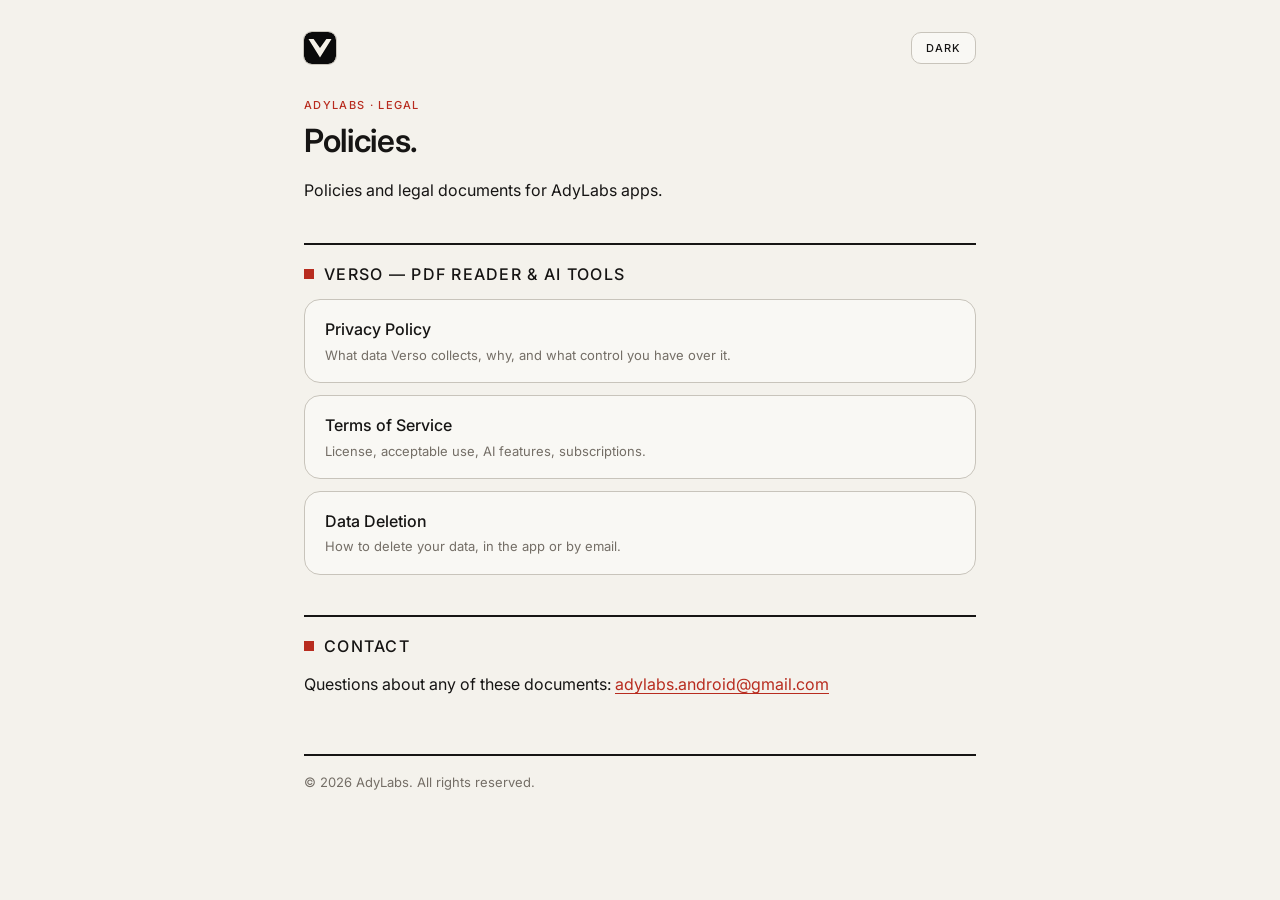
<file: index.html>
<!DOCTYPE html>
<html lang="en">
<head>
<meta charset="utf-8">
<meta name="viewport" content="width=device-width, initial-scale=1">
<title>AdyLabs — Policies</title>
<script>(function(){var t=localStorage.getItem("theme");if(t)document.documentElement.dataset.theme=t})();</script>
<link rel="preconnect" href="https://fonts.googleapis.com">
<link rel="preconnect" href="https://fonts.gstatic.com" crossorigin>
<link href="https://fonts.googleapis.com/css2?family=Inter:wght@400;500;600&display=swap" rel="stylesheet">
<link rel="stylesheet" href="styles.css">
</head>
<body>
<div class="page">
<header class="topbar">
  <a class="brand" href="index.html" aria-label="Verso home">
    <svg class="logo" viewBox="0 0 100 100" width="32" height="32" aria-hidden="true">
      <rect width="100" height="100" rx="24" fill="#0A0A0A"/>
      <path d="M14 22 L30 22 L50 50 L70 22 L86 22 L50 80 Z" fill="#F5F1E8"/>
    </svg>
  </a>
  <button class="theme-toggle" id="themeToggle" aria-label="Toggle dark mode">Dark</button>
</header>

<p class="eyebrow">AdyLabs · Legal</p>
<h1>Policies.</h1>
<p>Policies and legal documents for AdyLabs apps.</p>

<h2>Verso — PDF Reader &amp; AI Tools</h2>
<ul class="doc-list">
  <li><a href="privacy-policy.html">Privacy Policy
    <span class="desc">What data Verso collects, why, and what control you have over it.</span></a></li>
  <li><a href="terms-of-service.html">Terms of Service
    <span class="desc">License, acceptable use, AI features, subscriptions.</span></a></li>
  <li><a href="data-deletion.html">Data Deletion
    <span class="desc">How to delete your data, in the app or by email.</span></a></li>
</ul>

<h2>Contact</h2>
<p>Questions about any of these documents: <a href="mailto:adylabs.android@gmail.com">adylabs.android@gmail.com</a></p>

<footer><span>© 2026 AdyLabs. All rights reserved.</span></footer>
</div>
<script>
var b=document.getElementById("themeToggle");
function eff(){var t=document.documentElement.dataset.theme;return t||(matchMedia("(prefers-color-scheme: dark)").matches?"dark":"light")}
function label(){b.textContent=eff()==="dark"?"Light":"Dark"}
b.addEventListener("click",function(){var n=eff()==="dark"?"light":"dark";document.documentElement.dataset.theme=n;localStorage.setItem("theme",n);label()});
label();
</script>
</body>
</html>
</file>
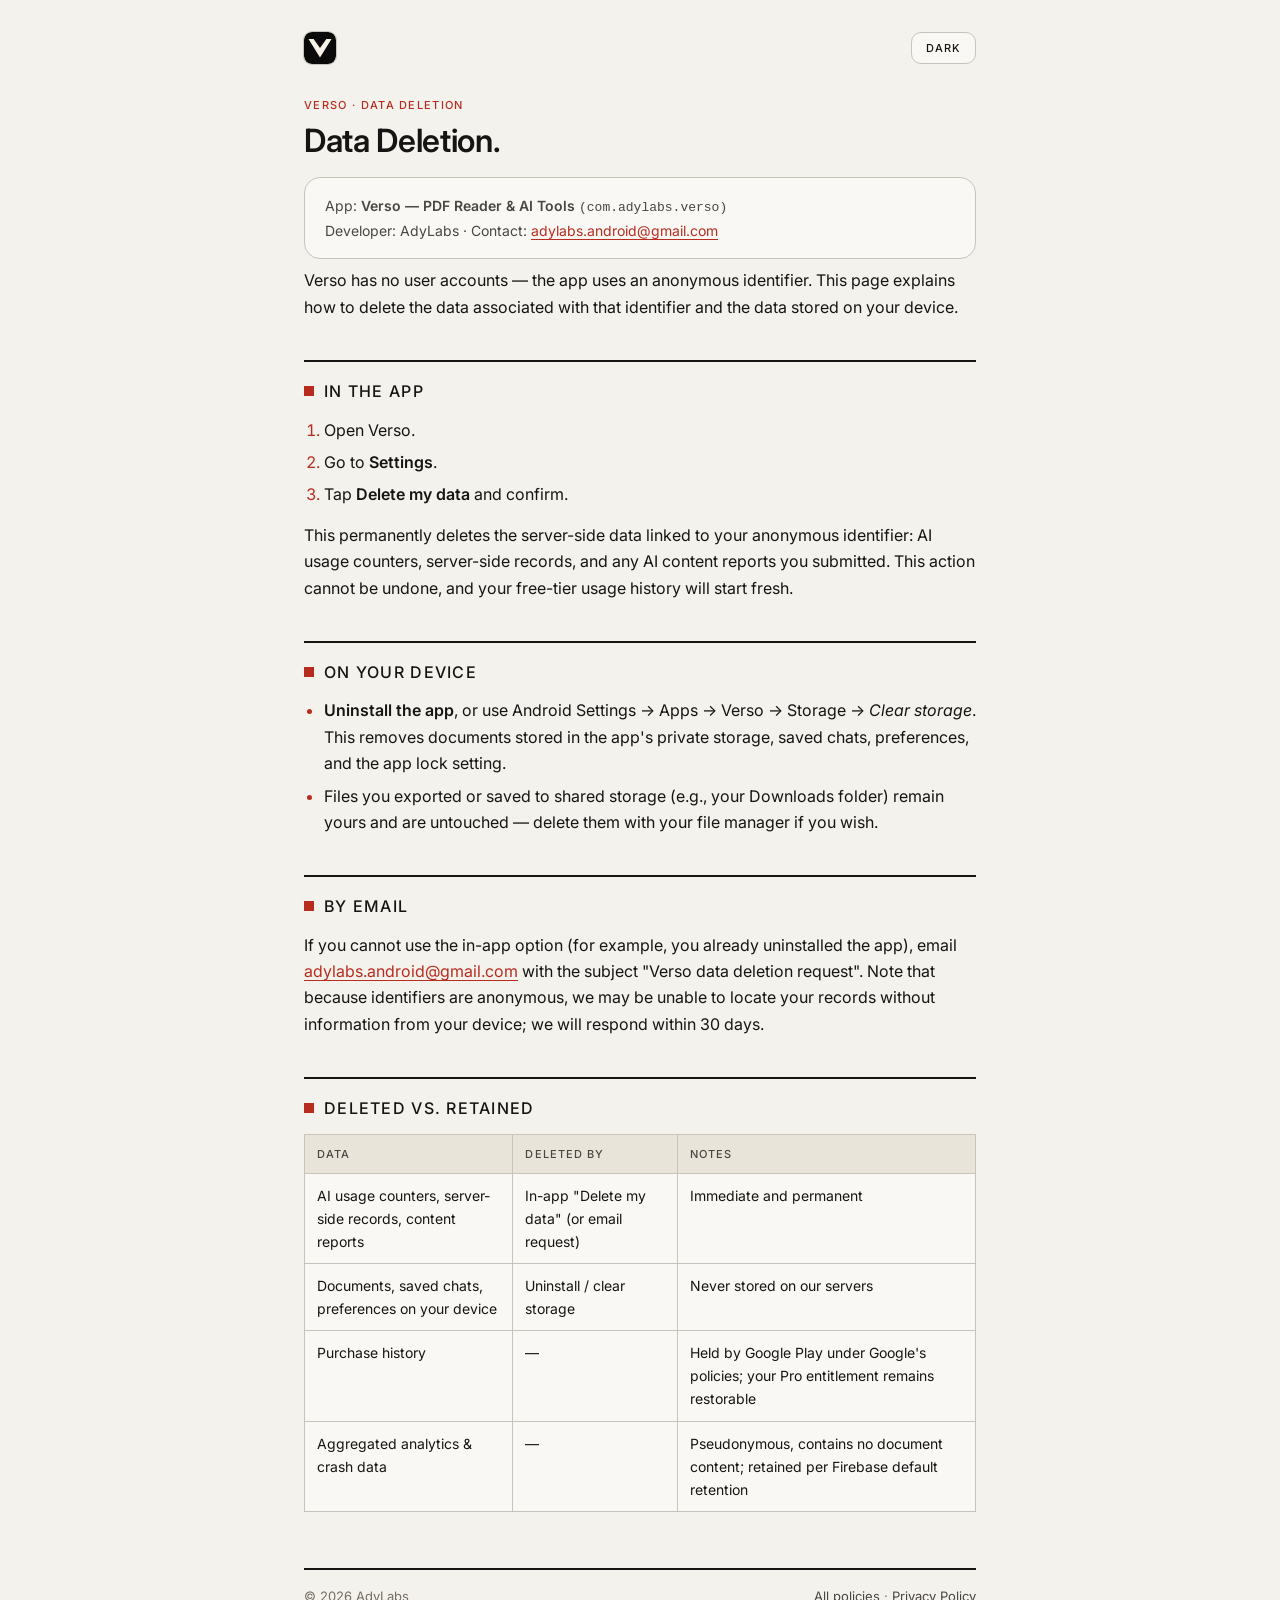
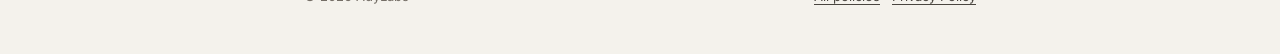
<file: data-deletion.html>
<!DOCTYPE html>
<html lang="en">
<head>
<meta charset="utf-8">
<meta name="viewport" content="width=device-width, initial-scale=1">
<title>Data Deletion — Verso</title>
<script>(function(){var t=localStorage.getItem("theme");if(t)document.documentElement.dataset.theme=t})();</script>
<link rel="preconnect" href="https://fonts.googleapis.com">
<link rel="preconnect" href="https://fonts.gstatic.com" crossorigin>
<link href="https://fonts.googleapis.com/css2?family=Inter:wght@400;500;600&display=swap" rel="stylesheet">
<link rel="stylesheet" href="styles.css">
</head>
<body>
<div class="page">
<header class="topbar">
  <a class="brand" href="index.html" aria-label="Verso home">
    <svg class="logo" viewBox="0 0 100 100" width="32" height="32" aria-hidden="true">
      <rect width="100" height="100" rx="24" fill="#0A0A0A"/>
      <path d="M14 22 L30 22 L50 50 L70 22 L86 22 L50 80 Z" fill="#F5F1E8"/>
    </svg>
  </a>
  <button class="theme-toggle" id="themeToggle" aria-label="Toggle dark mode">Dark</button>
</header>

<p class="eyebrow">Verso · Data Deletion</p>
<h1>Data Deletion.</h1>
<div class="meta-card">
  App: <strong>Verso — PDF Reader &amp; AI Tools</strong> <span class="mono">(com.adylabs.verso)</span><br>
  Developer: AdyLabs · Contact: <a href="mailto:adylabs.android@gmail.com">adylabs.android@gmail.com</a>
</div>

<p>Verso has no user accounts — the app uses an anonymous identifier. This page explains
how to delete the data associated with that identifier and the data stored on your device.</p>

<h2>In the app</h2>
<ol>
  <li>Open Verso.</li>
  <li>Go to <strong>Settings</strong>.</li>
  <li>Tap <strong>Delete my data</strong> and confirm.</li>
</ol>
<p>This permanently deletes the server-side data linked to your anonymous identifier:
AI usage counters, server-side records, and any AI content reports you submitted. This
action cannot be undone, and your free-tier usage history will start fresh.</p>

<h2>On your device</h2>
<ul>
  <li><strong>Uninstall the app</strong>, or use Android Settings → Apps → Verso →
      Storage → <em>Clear storage</em>. This removes documents stored in the app's private
      storage, saved chats, preferences, and the app lock setting.</li>
  <li>Files you exported or saved to shared storage (e.g., your Downloads folder) remain
      yours and are untouched — delete them with your file manager if you wish.</li>
</ul>

<h2>By email</h2>
<p>If you cannot use the in-app option (for example, you already uninstalled the app),
email <a href="mailto:adylabs.android@gmail.com?subject=Verso%20data%20deletion%20request">adylabs.android@gmail.com</a>
with the subject "Verso data deletion request". Note that because identifiers are
anonymous, we may be unable to locate your records without information from your device;
we will respond within 30 days.</p>

<h2>Deleted vs. retained</h2>
<table>
<tr><th>Data</th><th>Deleted by</th><th>Notes</th></tr>
<tr><td>AI usage counters, server-side records, content reports</td><td>In-app "Delete my data" (or email request)</td><td>Immediate and permanent</td></tr>
<tr><td>Documents, saved chats, preferences on your device</td><td>Uninstall / clear storage</td><td>Never stored on our servers</td></tr>
<tr><td>Purchase history</td><td>—</td><td>Held by Google Play under Google's policies; your Pro entitlement remains restorable</td></tr>
<tr><td>Aggregated analytics &amp; crash data</td><td>—</td><td>Pseudonymous, contains no document content; retained per Firebase default retention</td></tr>
</table>

<footer><span>© 2026 AdyLabs</span><span><a href="index.html">All policies</a> · <a href="privacy-policy.html">Privacy Policy</a></span></footer>
</div>
<script>
var b=document.getElementById("themeToggle");
function eff(){var t=document.documentElement.dataset.theme;return t||(matchMedia("(prefers-color-scheme: dark)").matches?"dark":"light")}
function label(){b.textContent=eff()==="dark"?"Light":"Dark"}
b.addEventListener("click",function(){var n=eff()==="dark"?"light":"dark";document.documentElement.dataset.theme=n;localStorage.setItem("theme",n);label()});
label();
</script>
</body>
</html>
</file>
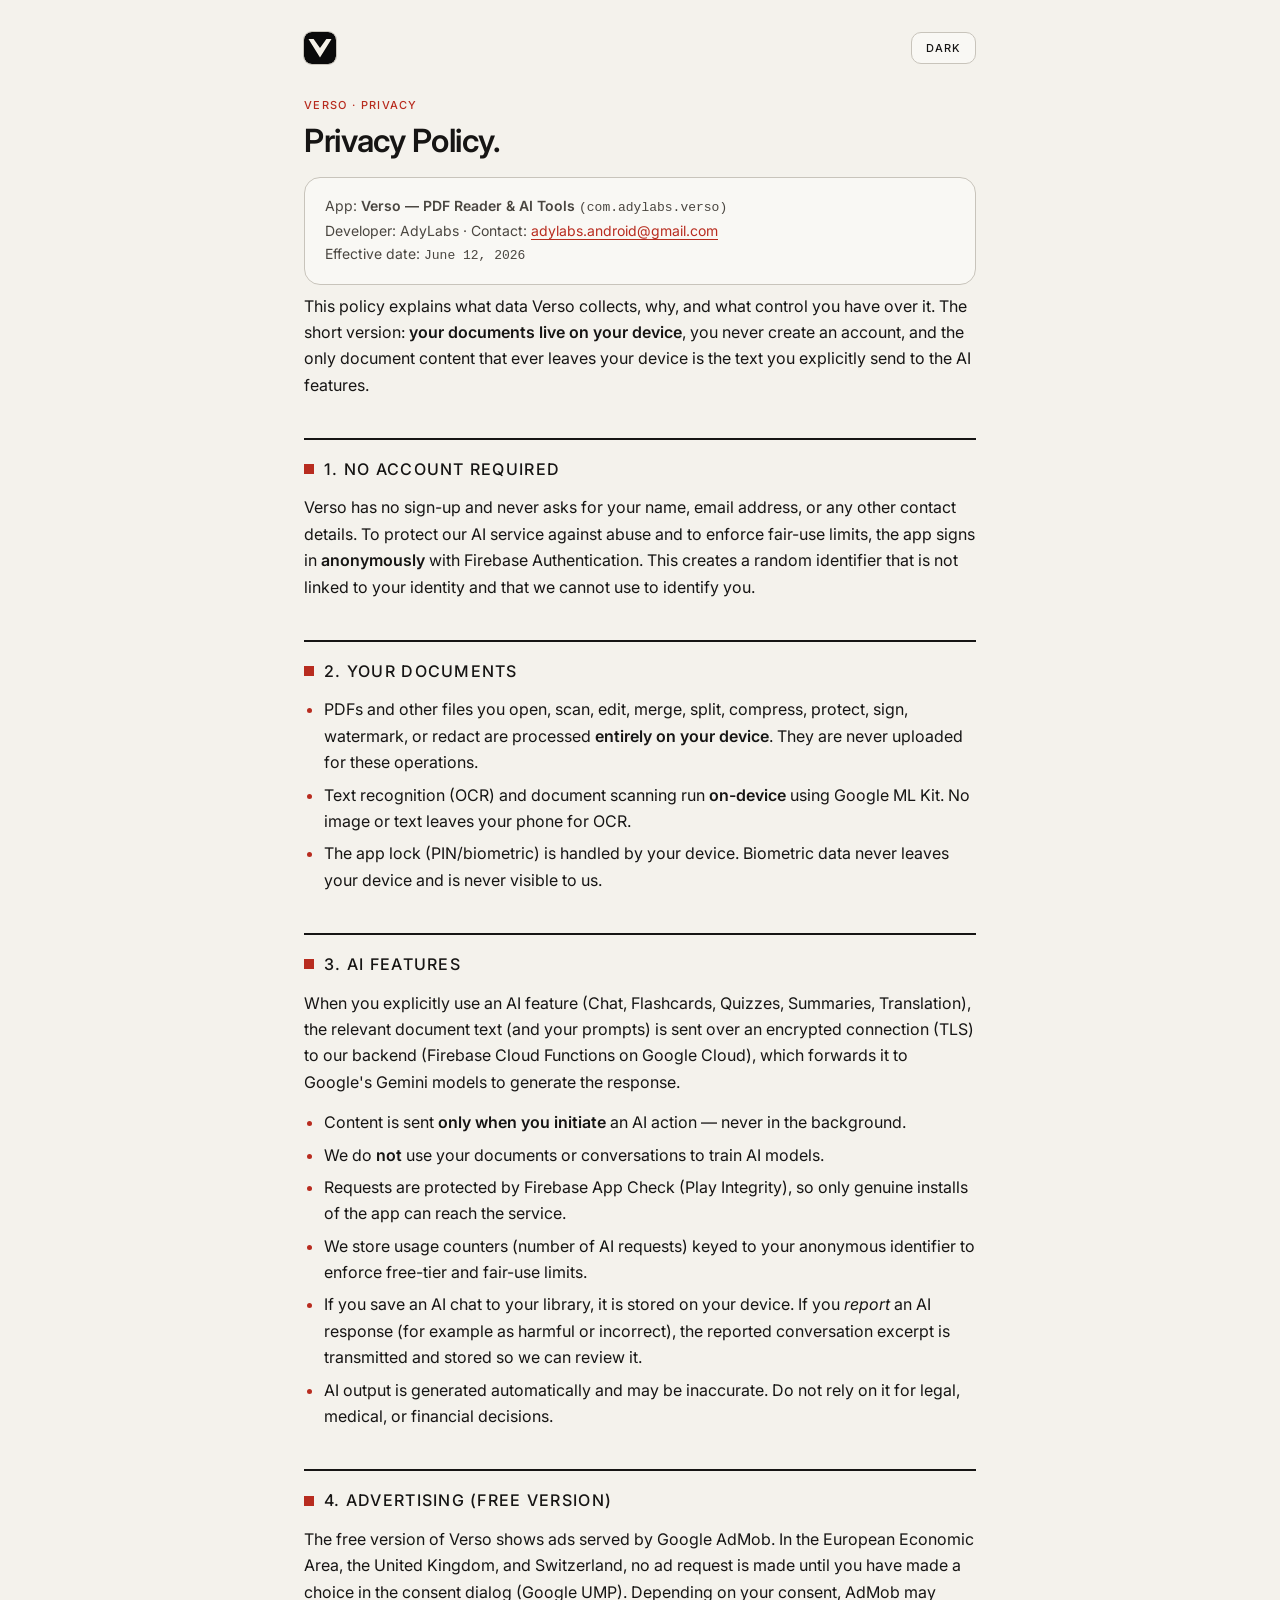
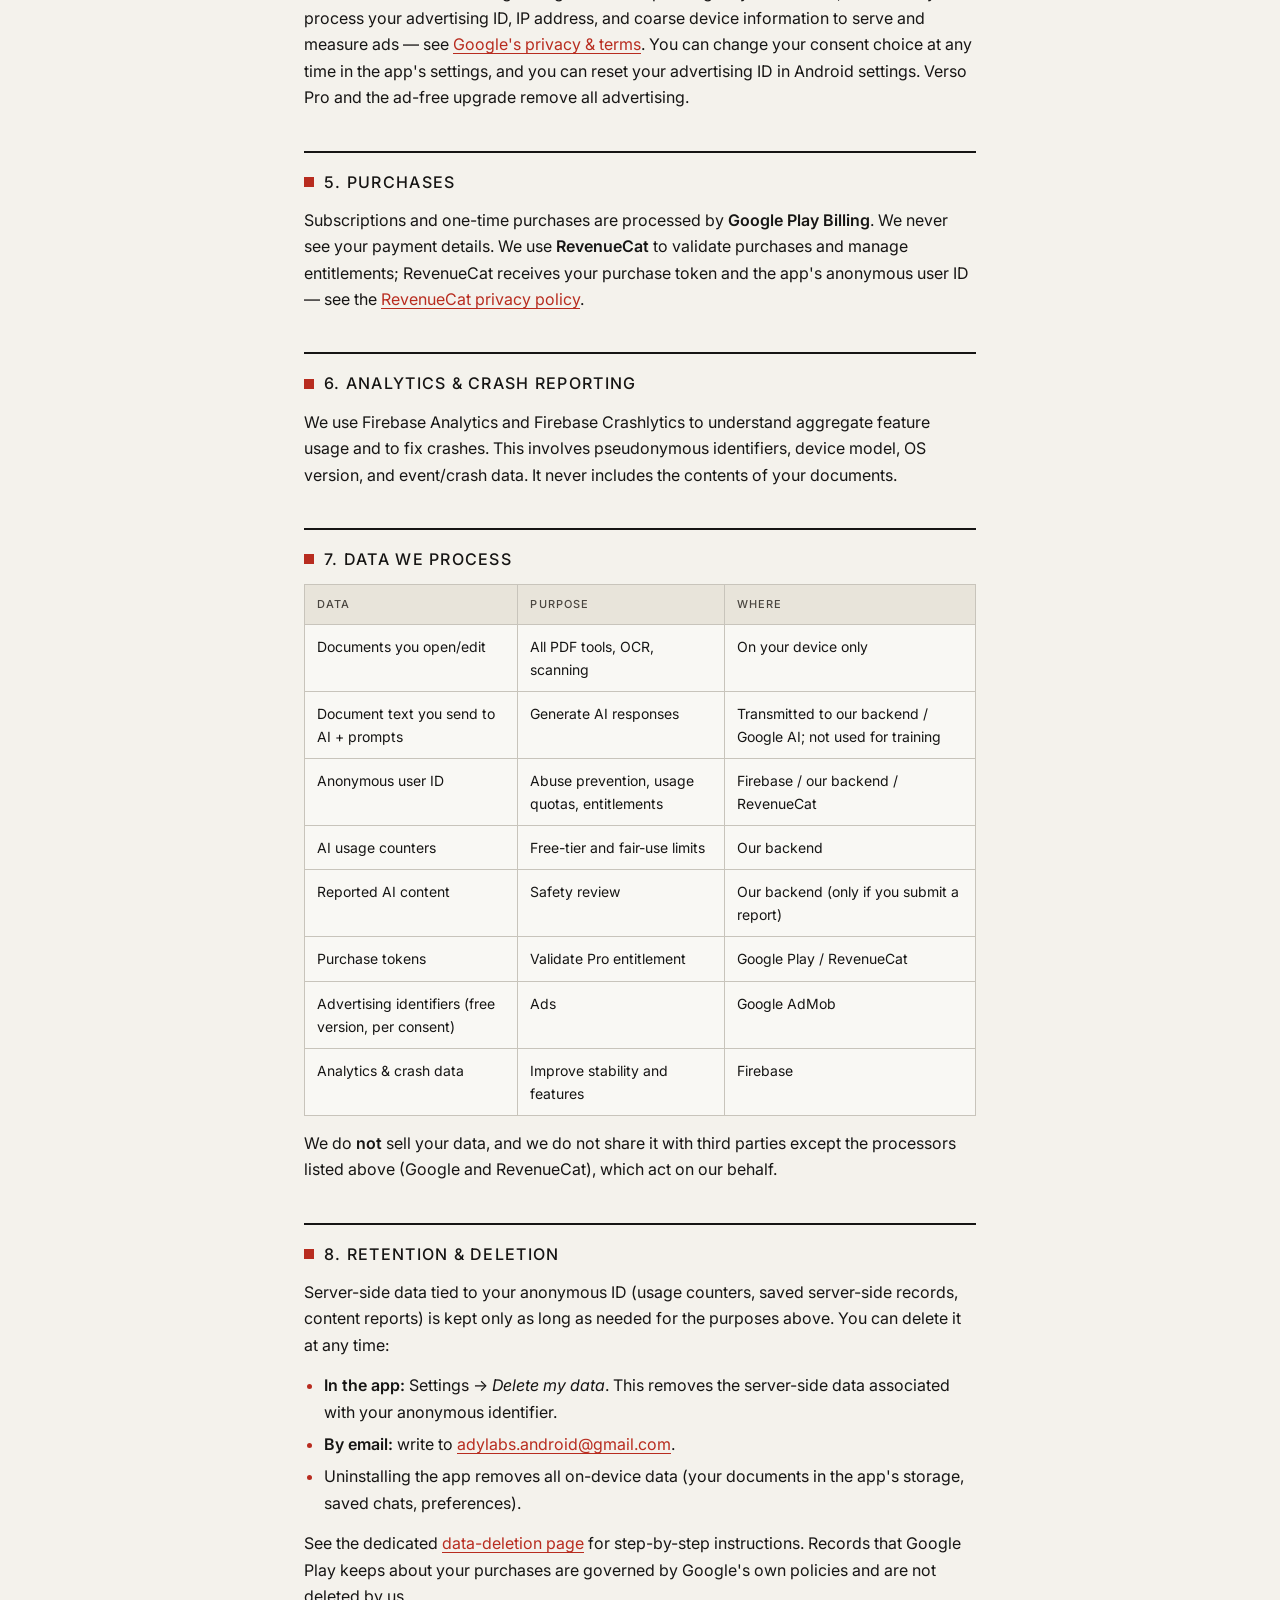
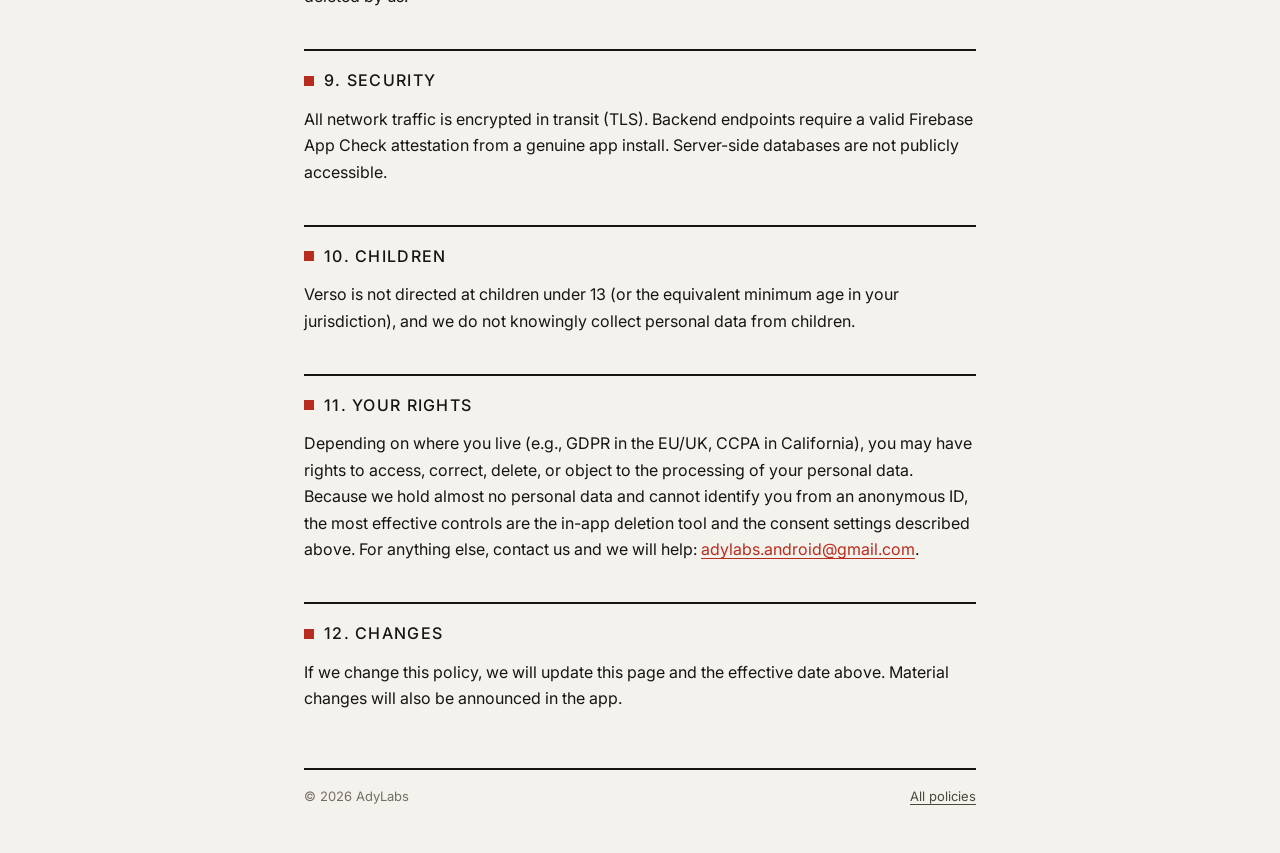
<file: privacy-policy.html>
<!DOCTYPE html>
<html lang="en">
<head>
<meta charset="utf-8">
<meta name="viewport" content="width=device-width, initial-scale=1">
<title>Privacy Policy — Verso</title>
<script>(function(){var t=localStorage.getItem("theme");if(t)document.documentElement.dataset.theme=t})();</script>
<link rel="preconnect" href="https://fonts.googleapis.com">
<link rel="preconnect" href="https://fonts.gstatic.com" crossorigin>
<link href="https://fonts.googleapis.com/css2?family=Inter:wght@400;500;600&display=swap" rel="stylesheet">
<link rel="stylesheet" href="styles.css">
</head>
<body>
<div class="page">
<header class="topbar">
  <a class="brand" href="index.html" aria-label="Verso home">
    <svg class="logo" viewBox="0 0 100 100" width="32" height="32" aria-hidden="true">
      <rect width="100" height="100" rx="24" fill="#0A0A0A"/>
      <path d="M14 22 L30 22 L50 50 L70 22 L86 22 L50 80 Z" fill="#F5F1E8"/>
    </svg>
  </a>
  <button class="theme-toggle" id="themeToggle" aria-label="Toggle dark mode">Dark</button>
</header>

<p class="eyebrow">Verso · Privacy</p>
<h1>Privacy Policy.</h1>
<div class="meta-card">
  App: <strong>Verso — PDF Reader &amp; AI Tools</strong> <span class="mono">(com.adylabs.verso)</span><br>
  Developer: AdyLabs · Contact: <a href="mailto:adylabs.android@gmail.com">adylabs.android@gmail.com</a><br>
  Effective date: <span class="mono">June 12, 2026</span>
</div>

<p>This policy explains what data Verso collects, why, and what control you have over it.
The short version: <strong>your documents live on your device</strong>, you never create an
account, and the only document content that ever leaves your device is the text you
explicitly send to the AI features.</p>

<h2>1. No account required</h2>
<p>Verso has no sign-up and never asks for your name, email address, or any other contact
details. To protect our AI service against abuse and to enforce fair-use limits, the app
signs in <strong>anonymously</strong> with Firebase Authentication. This creates a random
identifier that is not linked to your identity and that we cannot use to identify you.</p>

<h2>2. Your documents</h2>
<ul>
  <li>PDFs and other files you open, scan, edit, merge, split, compress, protect, sign,
      watermark, or redact are processed <strong>entirely on your device</strong>. They are
      never uploaded for these operations.</li>
  <li>Text recognition (OCR) and document scanning run <strong>on-device</strong> using
      Google ML Kit. No image or text leaves your phone for OCR.</li>
  <li>The app lock (PIN/biometric) is handled by your device. Biometric data never leaves
      your device and is never visible to us.</li>
</ul>

<h2>3. AI features</h2>
<p>When you explicitly use an AI feature (Chat, Flashcards, Quizzes, Summaries,
Translation), the relevant document text (and your prompts) is sent over an encrypted
connection (TLS) to our backend (Firebase Cloud Functions on Google Cloud), which forwards
it to Google's Gemini models to generate the response.</p>
<ul>
  <li>Content is sent <strong>only when you initiate</strong> an AI action — never in the background.</li>
  <li>We do <strong>not</strong> use your documents or conversations to train AI models.</li>
  <li>Requests are protected by Firebase App Check (Play Integrity), so only genuine
      installs of the app can reach the service.</li>
  <li>We store usage counters (number of AI requests) keyed to your anonymous identifier
      to enforce free-tier and fair-use limits.</li>
  <li>If you save an AI chat to your library, it is stored on your device. If you
      <em>report</em> an AI response (for example as harmful or incorrect), the reported
      conversation excerpt is transmitted and stored so we can review it.</li>
  <li>AI output is generated automatically and may be inaccurate. Do not rely on it for
      legal, medical, or financial decisions.</li>
</ul>

<h2>4. Advertising (free version)</h2>
<p>The free version of Verso shows ads served by Google AdMob. In the European Economic
Area, the United Kingdom, and Switzerland, no ad request is made until you have made a
choice in the consent dialog (Google UMP). Depending on your consent, AdMob may process
your advertising ID, IP address, and coarse device information to serve and measure ads —
see <a href="https://policies.google.com/technologies/partner-sites">Google's privacy &amp;
terms</a>. You can change your consent choice at any time in the app's settings, and you
can reset your advertising ID in Android settings. Verso Pro and the ad-free upgrade
remove all advertising.</p>

<h2>5. Purchases</h2>
<p>Subscriptions and one-time purchases are processed by <strong>Google Play Billing</strong>.
We never see your payment details. We use <strong>RevenueCat</strong> to validate purchases
and manage entitlements; RevenueCat receives your purchase token and the app's anonymous
user ID — see the <a href="https://www.revenuecat.com/privacy">RevenueCat privacy policy</a>.</p>

<h2>6. Analytics &amp; crash reporting</h2>
<p>We use Firebase Analytics and Firebase Crashlytics to understand aggregate feature usage
and to fix crashes. This involves pseudonymous identifiers, device model, OS version, and
event/crash data. It never includes the contents of your documents.</p>

<h2>7. Data we process</h2>
<table>
<tr><th>Data</th><th>Purpose</th><th>Where</th></tr>
<tr><td>Documents you open/edit</td><td>All PDF tools, OCR, scanning</td><td>On your device only</td></tr>
<tr><td>Document text you send to AI + prompts</td><td>Generate AI responses</td><td>Transmitted to our backend / Google AI; not used for training</td></tr>
<tr><td>Anonymous user ID</td><td>Abuse prevention, usage quotas, entitlements</td><td>Firebase / our backend / RevenueCat</td></tr>
<tr><td>AI usage counters</td><td>Free-tier and fair-use limits</td><td>Our backend</td></tr>
<tr><td>Reported AI content</td><td>Safety review</td><td>Our backend (only if you submit a report)</td></tr>
<tr><td>Purchase tokens</td><td>Validate Pro entitlement</td><td>Google Play / RevenueCat</td></tr>
<tr><td>Advertising identifiers (free version, per consent)</td><td>Ads</td><td>Google AdMob</td></tr>
<tr><td>Analytics &amp; crash data</td><td>Improve stability and features</td><td>Firebase</td></tr>
</table>
<p>We do <strong>not</strong> sell your data, and we do not share it with third parties
except the processors listed above (Google and RevenueCat), which act on our behalf.</p>

<h2>8. Retention &amp; deletion</h2>
<p>Server-side data tied to your anonymous ID (usage counters, saved server-side records,
content reports) is kept only as long as needed for the purposes above. You can delete it
at any time:</p>
<ul>
  <li><strong>In the app:</strong> Settings → <em>Delete my data</em>. This removes the
      server-side data associated with your anonymous identifier.</li>
  <li><strong>By email:</strong> write to
      <a href="mailto:adylabs.android@gmail.com">adylabs.android@gmail.com</a>.</li>
  <li>Uninstalling the app removes all on-device data (your documents in the app's
      storage, saved chats, preferences).</li>
</ul>
<p>See the dedicated <a href="data-deletion.html">data-deletion page</a> for step-by-step
instructions. Records that Google Play keeps about your purchases are governed by Google's
own policies and are not deleted by us.</p>

<h2>9. Security</h2>
<p>All network traffic is encrypted in transit (TLS). Backend endpoints require a valid
Firebase App Check attestation from a genuine app install. Server-side databases are not
publicly accessible.</p>

<h2>10. Children</h2>
<p>Verso is not directed at children under 13 (or the equivalent minimum age in your
jurisdiction), and we do not knowingly collect personal data from children.</p>

<h2>11. Your rights</h2>
<p>Depending on where you live (e.g., GDPR in the EU/UK, CCPA in California), you may have
rights to access, correct, delete, or object to the processing of your personal data.
Because we hold almost no personal data and cannot identify you from an anonymous ID,
the most effective controls are the in-app deletion tool and the consent settings described
above. For anything else, contact us and we will help:
<a href="mailto:adylabs.android@gmail.com">adylabs.android@gmail.com</a>.</p>

<h2>12. Changes</h2>
<p>If we change this policy, we will update this page and the effective date above.
Material changes will also be announced in the app.</p>

<footer><span>© 2026 AdyLabs</span><span><a href="index.html">All policies</a></span></footer>
</div>
<script>
var b=document.getElementById("themeToggle");
function eff(){var t=document.documentElement.dataset.theme;return t||(matchMedia("(prefers-color-scheme: dark)").matches?"dark":"light")}
function label(){b.textContent=eff()==="dark"?"Light":"Dark"}
b.addEventListener("click",function(){var n=eff()==="dark"?"light":"dark";document.documentElement.dataset.theme=n;localStorage.setItem("theme",n);label()});
label();
</script>
</body>
</html>
</file>
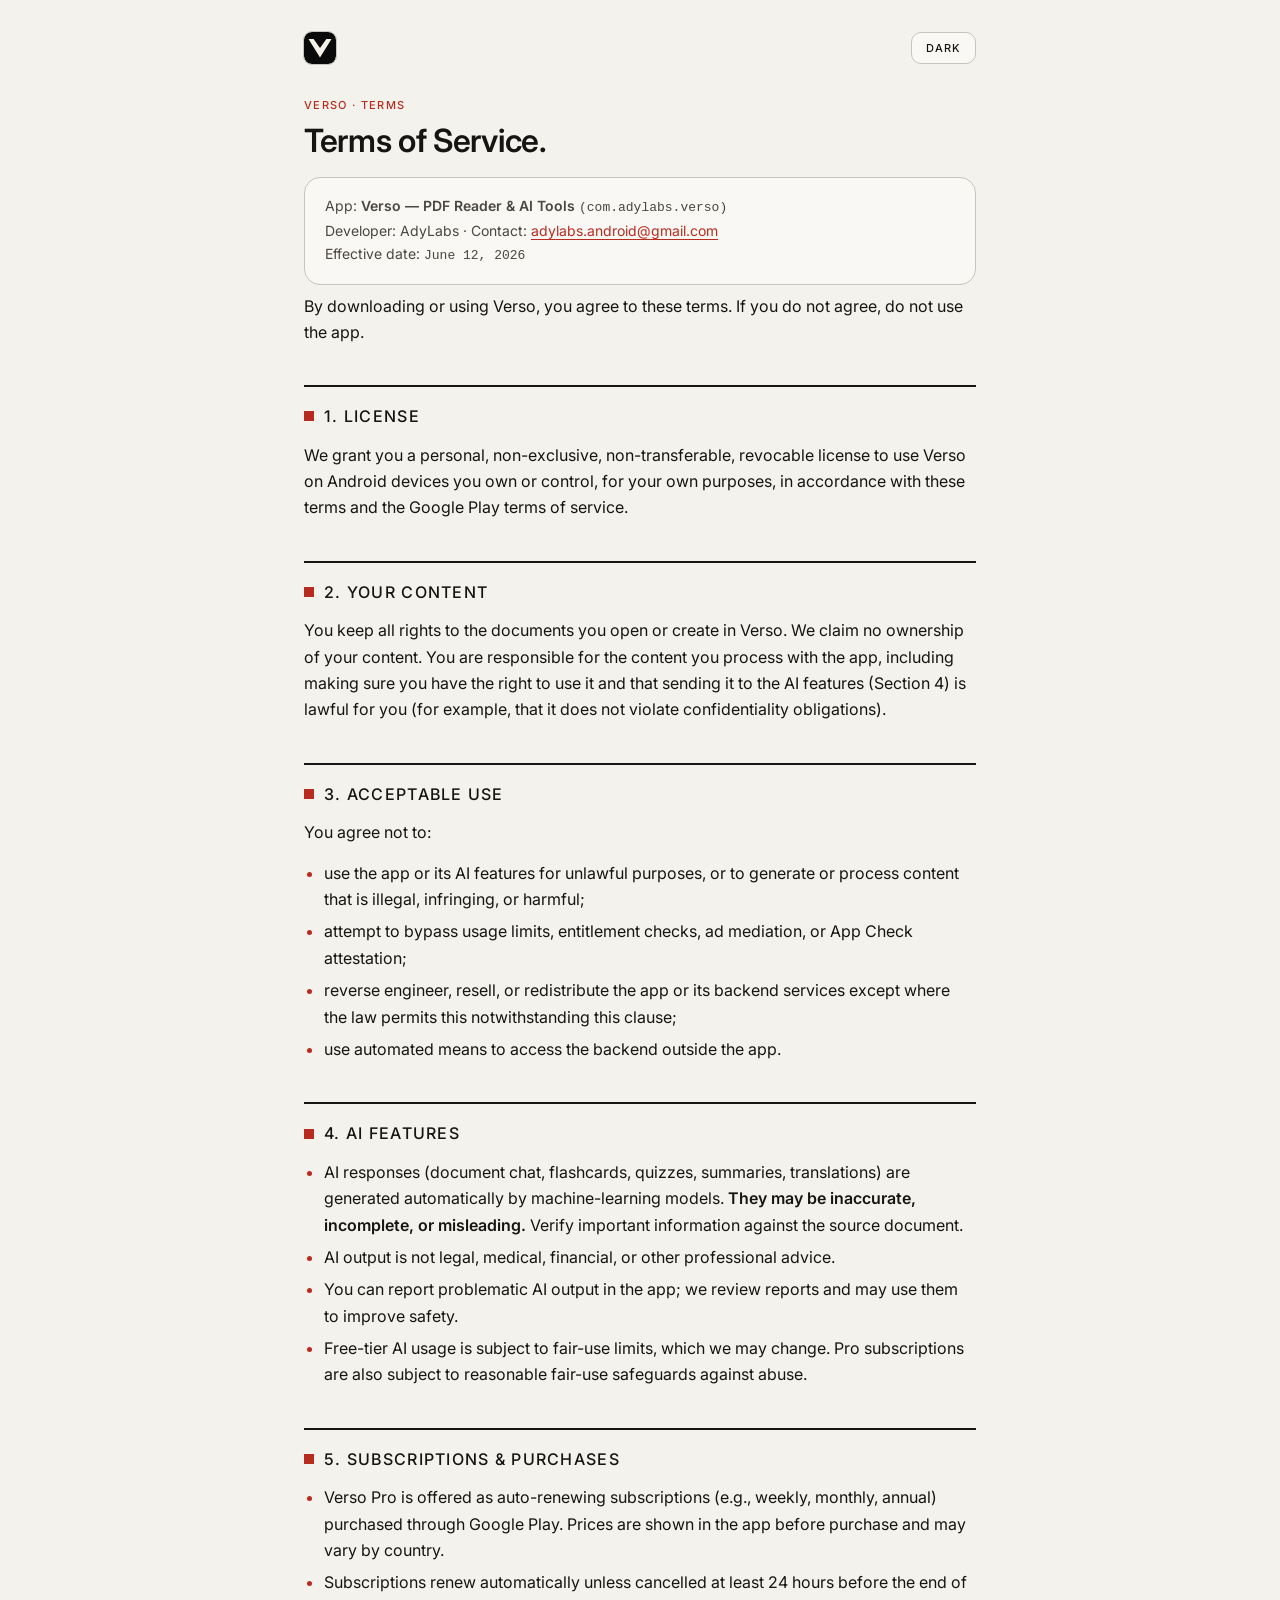
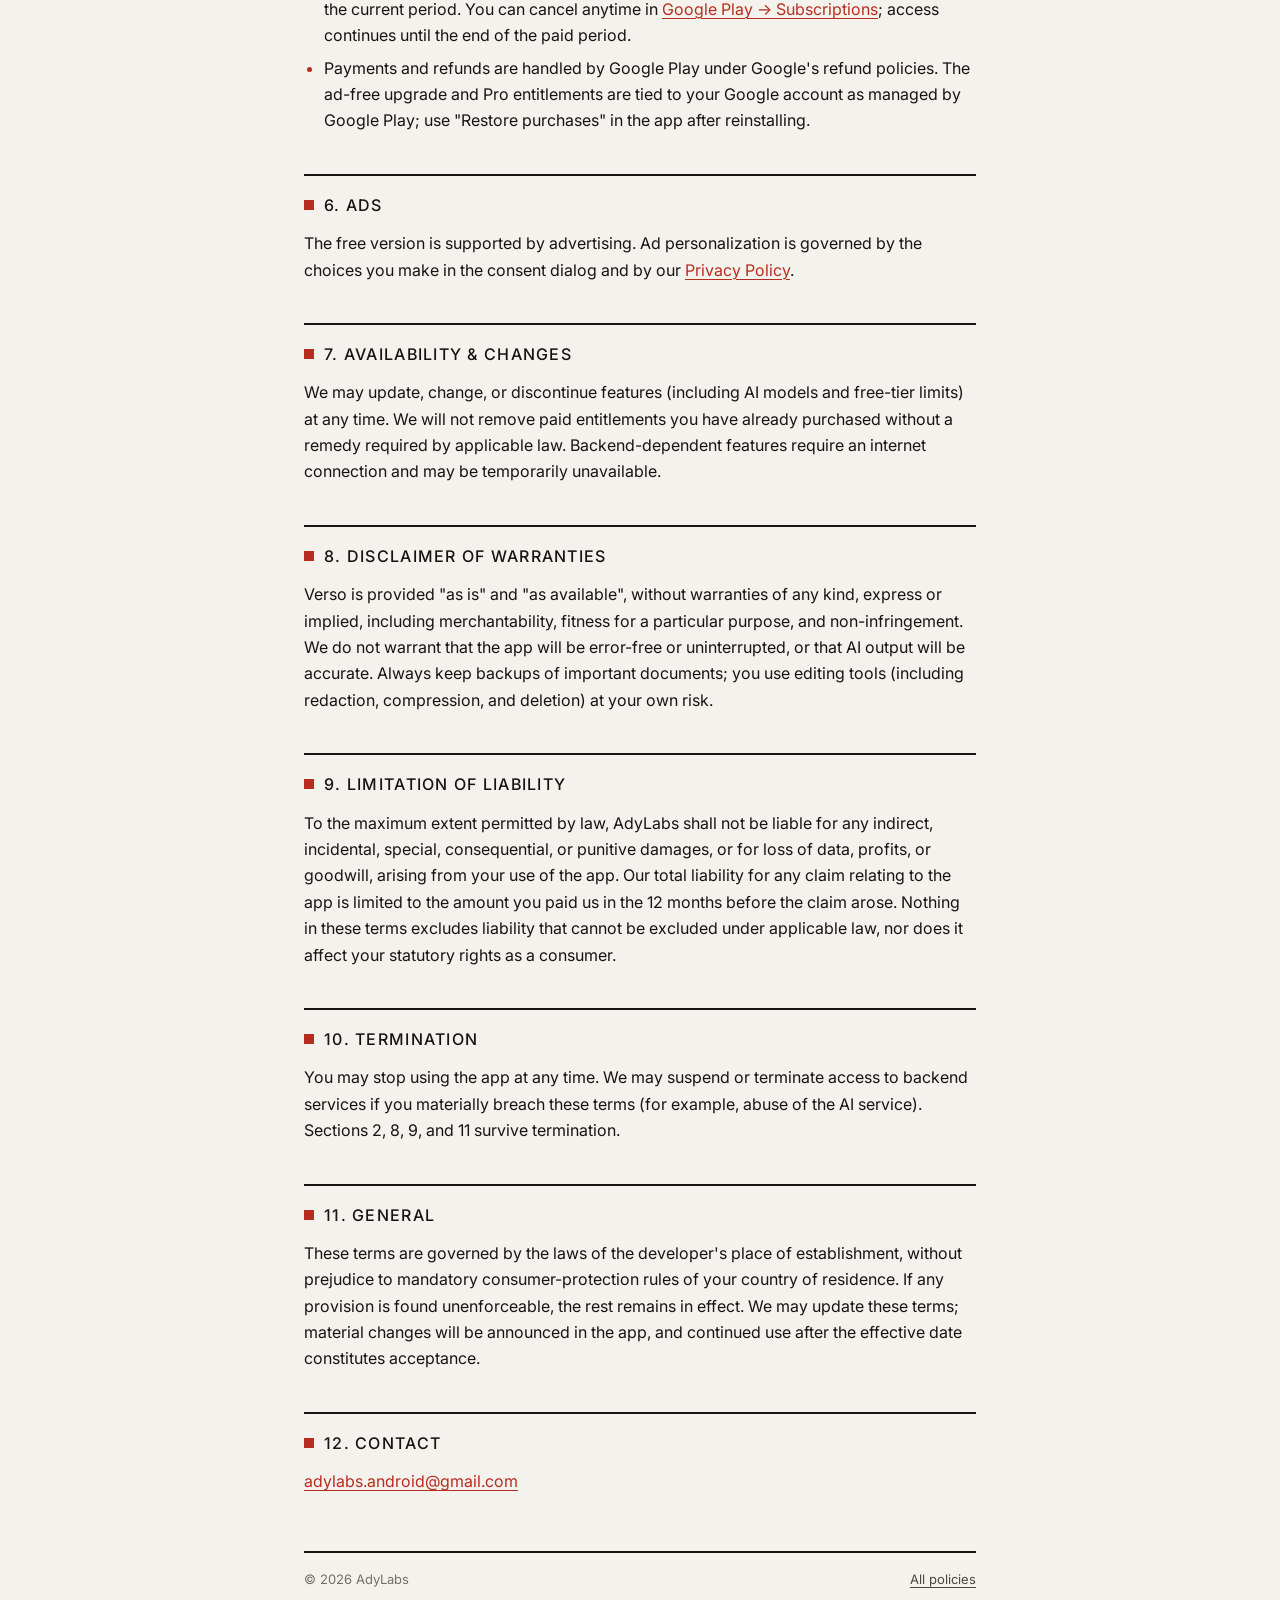
<file: terms-of-service.html>
<!DOCTYPE html>
<html lang="en">
<head>
<meta charset="utf-8">
<meta name="viewport" content="width=device-width, initial-scale=1">
<title>Terms of Service — Verso</title>
<script>(function(){var t=localStorage.getItem("theme");if(t)document.documentElement.dataset.theme=t})();</script>
<link rel="preconnect" href="https://fonts.googleapis.com">
<link rel="preconnect" href="https://fonts.gstatic.com" crossorigin>
<link href="https://fonts.googleapis.com/css2?family=Inter:wght@400;500;600&display=swap" rel="stylesheet">
<link rel="stylesheet" href="styles.css">
</head>
<body>
<div class="page">
<header class="topbar">
  <a class="brand" href="index.html" aria-label="Verso home">
    <svg class="logo" viewBox="0 0 100 100" width="32" height="32" aria-hidden="true">
      <rect width="100" height="100" rx="24" fill="#0A0A0A"/>
      <path d="M14 22 L30 22 L50 50 L70 22 L86 22 L50 80 Z" fill="#F5F1E8"/>
    </svg>
  </a>
  <button class="theme-toggle" id="themeToggle" aria-label="Toggle dark mode">Dark</button>
</header>

<p class="eyebrow">Verso · Terms</p>
<h1>Terms of Service.</h1>
<div class="meta-card">
  App: <strong>Verso — PDF Reader &amp; AI Tools</strong> <span class="mono">(com.adylabs.verso)</span><br>
  Developer: AdyLabs · Contact: <a href="mailto:adylabs.android@gmail.com">adylabs.android@gmail.com</a><br>
  Effective date: <span class="mono">June 12, 2026</span>
</div>

<p>By downloading or using Verso, you agree to these terms. If you do not agree, do not
use the app.</p>

<h2>1. License</h2>
<p>We grant you a personal, non-exclusive, non-transferable, revocable license to use
Verso on Android devices you own or control, for your own purposes, in accordance with
these terms and the Google Play terms of service.</p>

<h2>2. Your content</h2>
<p>You keep all rights to the documents you open or create in Verso. We claim no ownership
of your content. You are responsible for the content you process with the app, including
making sure you have the right to use it and that sending it to the AI features (Section 4)
is lawful for you (for example, that it does not violate confidentiality obligations).</p>

<h2>3. Acceptable use</h2>
<p>You agree not to:</p>
<ul>
  <li>use the app or its AI features for unlawful purposes, or to generate or process
      content that is illegal, infringing, or harmful;</li>
  <li>attempt to bypass usage limits, entitlement checks, ad mediation, or App Check
      attestation;</li>
  <li>reverse engineer, resell, or redistribute the app or its backend services except
      where the law permits this notwithstanding this clause;</li>
  <li>use automated means to access the backend outside the app.</li>
</ul>

<h2>4. AI features</h2>
<ul>
  <li>AI responses (document chat, flashcards, quizzes, summaries, translations) are
      generated automatically by machine-learning models. <strong>They may be inaccurate,
      incomplete, or misleading.</strong> Verify important information against the source
      document.</li>
  <li>AI output is not legal, medical, financial, or other professional advice.</li>
  <li>You can report problematic AI output in the app; we review reports and may use them
      to improve safety.</li>
  <li>Free-tier AI usage is subject to fair-use limits, which we may change. Pro
      subscriptions are also subject to reasonable fair-use safeguards against abuse.</li>
</ul>

<h2>5. Subscriptions &amp; purchases</h2>
<ul>
  <li>Verso Pro is offered as auto-renewing subscriptions (e.g., weekly, monthly, annual)
      purchased through Google Play. Prices are shown in the app before purchase and may
      vary by country.</li>
  <li>Subscriptions renew automatically unless cancelled at least 24 hours before the end
      of the current period. You can cancel anytime in
      <a href="https://play.google.com/store/account/subscriptions">Google Play → Subscriptions</a>;
      access continues until the end of the paid period.</li>
  <li>Payments and refunds are handled by Google Play under Google's refund policies. The
      ad-free upgrade and Pro entitlements are tied to your Google account as managed by
      Google Play; use "Restore purchases" in the app after reinstalling.</li>
</ul>

<h2>6. Ads</h2>
<p>The free version is supported by advertising. Ad personalization is governed by the
choices you make in the consent dialog and by our
<a href="privacy-policy.html">Privacy Policy</a>.</p>

<h2>7. Availability &amp; changes</h2>
<p>We may update, change, or discontinue features (including AI models and free-tier
limits) at any time. We will not remove paid entitlements you have already purchased
without a remedy required by applicable law. Backend-dependent features require an
internet connection and may be temporarily unavailable.</p>

<h2>8. Disclaimer of warranties</h2>
<p>Verso is provided "as is" and "as available", without warranties of any kind, express
or implied, including merchantability, fitness for a particular purpose, and
non-infringement. We do not warrant that the app will be error-free or uninterrupted, or
that AI output will be accurate. Always keep backups of important documents; you use
editing tools (including redaction, compression, and deletion) at your own risk.</p>

<h2>9. Limitation of liability</h2>
<p>To the maximum extent permitted by law, AdyLabs shall not be liable for any indirect,
incidental, special, consequential, or punitive damages, or for loss of data, profits, or
goodwill, arising from your use of the app. Our total liability for any claim relating to
the app is limited to the amount you paid us in the 12 months before the claim arose.
Nothing in these terms excludes liability that cannot be excluded under applicable law,
nor does it affect your statutory rights as a consumer.</p>

<h2>10. Termination</h2>
<p>You may stop using the app at any time. We may suspend or terminate access to backend
services if you materially breach these terms (for example, abuse of the AI service).
Sections 2, 8, 9, and 11 survive termination.</p>

<h2>11. General</h2>
<p>These terms are governed by the laws of the developer's place of establishment, without
prejudice to mandatory consumer-protection rules of your country of residence. If any
provision is found unenforceable, the rest remains in effect. We may update these terms;
material changes will be announced in the app, and continued use after the effective date
constitutes acceptance.</p>

<h2>12. Contact</h2>
<p><a href="mailto:adylabs.android@gmail.com">adylabs.android@gmail.com</a></p>

<footer><span>© 2026 AdyLabs</span><span><a href="index.html">All policies</a></span></footer>
</div>
<script>
var b=document.getElementById("themeToggle");
function eff(){var t=document.documentElement.dataset.theme;return t||(matchMedia("(prefers-color-scheme: dark)").matches?"dark":"light")}
function label(){b.textContent=eff()==="dark"?"Light":"Dark"}
b.addEventListener("click",function(){var n=eff()==="dark"?"light":"dark";document.documentElement.dataset.theme=n;localStorage.setItem("theme",n);label()});
label();
</script>
</body>
</html>
</file>
<file: styles.css>
/* AdyLabs policies — Bauhaus theme, matching the Verso app design system.
   Light:  bg #F4F2EC  ink #161514  accent #B82C1F
   Dark:   bg #141210  ink #E4DFD8  accent #E05040
   Radii: cards 16, buttons 10, inputs 4. Eyebrows: 11px uppercase, tracked. */

:root {
  --bg: #F4F2EC;
  --surface: #F9F8F4;
  --surface-low: #EEEAE0;
  --container: #E8E4DA;
  --ink: #161514;
  --ink-variant: #4A4640;
  --muted: #746E66;
  --outline: #C8C4BB;
  --accent: #B82C1F;
  --accent-soft: #F2D5D2;
  --on-accent: #FFFFFF;
  --gold: #8A5C00;
  color-scheme: light;
}

:root[data-theme="dark"] {
  --bg: #141210;
  --surface: #1A1715;
  --surface-low: #201D1A;
  --container: #262220;
  --ink: #E4DFD8;
  --ink-variant: #9A9088;
  --muted: #877F76;
  --outline: #3A3530;
  --accent: #E05040;
  --accent-soft: #3A1C18;
  --on-accent: #141210;
  --gold: #D3A56A;
  color-scheme: dark;
}

@media (prefers-color-scheme: dark) {
  :root:not([data-theme="light"]) {
    --bg: #141210;
    --surface: #1A1715;
    --surface-low: #201D1A;
    --container: #262220;
    --ink: #E4DFD8;
    --ink-variant: #9A9088;
    --muted: #877F76;
    --outline: #3A3530;
    --accent: #E05040;
    --accent-soft: #3A1C18;
    --on-accent: #141210;
    --gold: #D3A56A;
    color-scheme: dark;
  }
}

* { box-sizing: border-box; }

body {
  margin: 0;
  background: var(--bg);
  color: var(--ink);
  font-family: "Inter", -apple-system, BlinkMacSystemFont, "Segoe UI", Roboto, Helvetica, Arial, sans-serif;
  font-size: 16px;
  line-height: 1.65;
  -webkit-font-smoothing: antialiased;
}

.page {
  max-width: 720px;
  margin: 0 auto;
  padding: 32px 24px 48px;
}

/* ── Header: geometric mark + eyebrow + theme toggle ── */

.topbar {
  display: flex;
  align-items: center;
  justify-content: space-between;
  margin-bottom: 32px;
}

.brand {
  display: inline-flex;
  align-items: center;
  gap: 10px;
  text-decoration: none;
  color: var(--ink);
}
.brand .logo {
  display: block;
  border-radius: 8px;
  /* keeps the dark icon tile visible on the dark background */
  box-shadow: 0 0 0 1px var(--outline);
}

.theme-toggle {
  font-family: inherit;
  font-size: 11px;
  font-weight: 500;
  letter-spacing: 0.1em;
  text-transform: uppercase;
  color: var(--ink);
  background: var(--surface);
  border: 1px solid var(--outline);
  border-radius: 10px;
  padding: 8px 14px;
  cursor: pointer;
}
.theme-toggle:hover { background: var(--surface-low); }

/* ── Type scale ── */

.eyebrow {
  font-size: 11px;
  font-weight: 500;
  letter-spacing: 0.12em;
  text-transform: uppercase;
  color: var(--accent);
  margin: 0 0 8px;
}

h1 {
  font-size: 32px;
  line-height: 1.2;
  font-weight: 600;
  letter-spacing: -0.01em;
  margin: 0 0 16px;
}

h2 {
  font-size: 16px;
  font-weight: 500;
  letter-spacing: 0.08em;
  text-transform: uppercase;
  margin: 40px 0 12px;
  padding-top: 16px;
  border-top: 2px solid var(--ink);
  display: flex;
  align-items: baseline;
  gap: 10px;
}
h2::before {
  content: "";
  width: 10px; height: 10px;
  background: var(--accent);
  flex: none;
  align-self: center;
}

p { margin: 0 0 14px; color: var(--ink); }

a { color: var(--accent); text-decoration-thickness: 1px; text-underline-offset: 3px; }
a:hover { text-decoration-thickness: 2px; }

ul, ol { padding-left: 1.25rem; margin: 0 0 14px; }
li { margin: 6px 0; }
li::marker { color: var(--accent); }

strong { font-weight: 600; }

code {
  font-family: "GeistMono", ui-monospace, SFMono-Regular, Menlo, Consolas, monospace;
  font-size: 0.88em;
  background: var(--surface-low);
  border: 1px solid var(--outline);
  border-radius: 4px;
  padding: 1px 5px;
}

/* ── Meta card (app: surface card, radius 16, outline) ── */

.meta-card {
  background: var(--surface);
  border: 1px solid var(--outline);
  border-radius: 16px;
  padding: 16px 20px;
  margin: 0 0 8px;
  font-size: 14px;
  line-height: 1.7;
  color: var(--ink-variant);
}
.meta-card .mono {
  font-family: "GeistMono", ui-monospace, SFMono-Regular, Menlo, Consolas, monospace;
  font-size: 13px;
}

/* ── Tables ── */

table {
  border-collapse: collapse;
  width: 100%;
  font-size: 14px;
  margin: 0 0 14px;
  background: var(--surface);
  border: 1px solid var(--outline);
}
th, td {
  border: 1px solid var(--outline);
  padding: 10px 12px;
  text-align: left;
  vertical-align: top;
}
th {
  background: var(--container);
  font-size: 11px;
  font-weight: 500;
  letter-spacing: 0.1em;
  text-transform: uppercase;
  color: var(--ink-variant);
}

/* ── Link list (index page): app-style list rows ── */

.doc-list { list-style: none; padding: 0; margin: 0 0 14px; }
.doc-list li { margin: 0 0 12px; }
.doc-list a {
  display: block;
  background: var(--surface);
  border: 1px solid var(--outline);
  border-radius: 16px;
  padding: 16px 20px;
  text-decoration: none;
  color: var(--ink);
  font-weight: 500;
}
.doc-list a:hover { background: var(--surface-low); border-color: var(--ink); }
.doc-list .desc {
  display: block;
  font-size: 13px;
  font-weight: 400;
  color: var(--muted);
  margin-top: 2px;
}

/* ── Footer ── */

footer {
  margin-top: 56px;
  padding-top: 16px;
  border-top: 2px solid var(--ink);
  font-size: 13px;
  color: var(--muted);
  display: flex;
  justify-content: space-between;
  flex-wrap: wrap;
  gap: 8px;
}
footer a { color: var(--ink-variant); }
</file>
